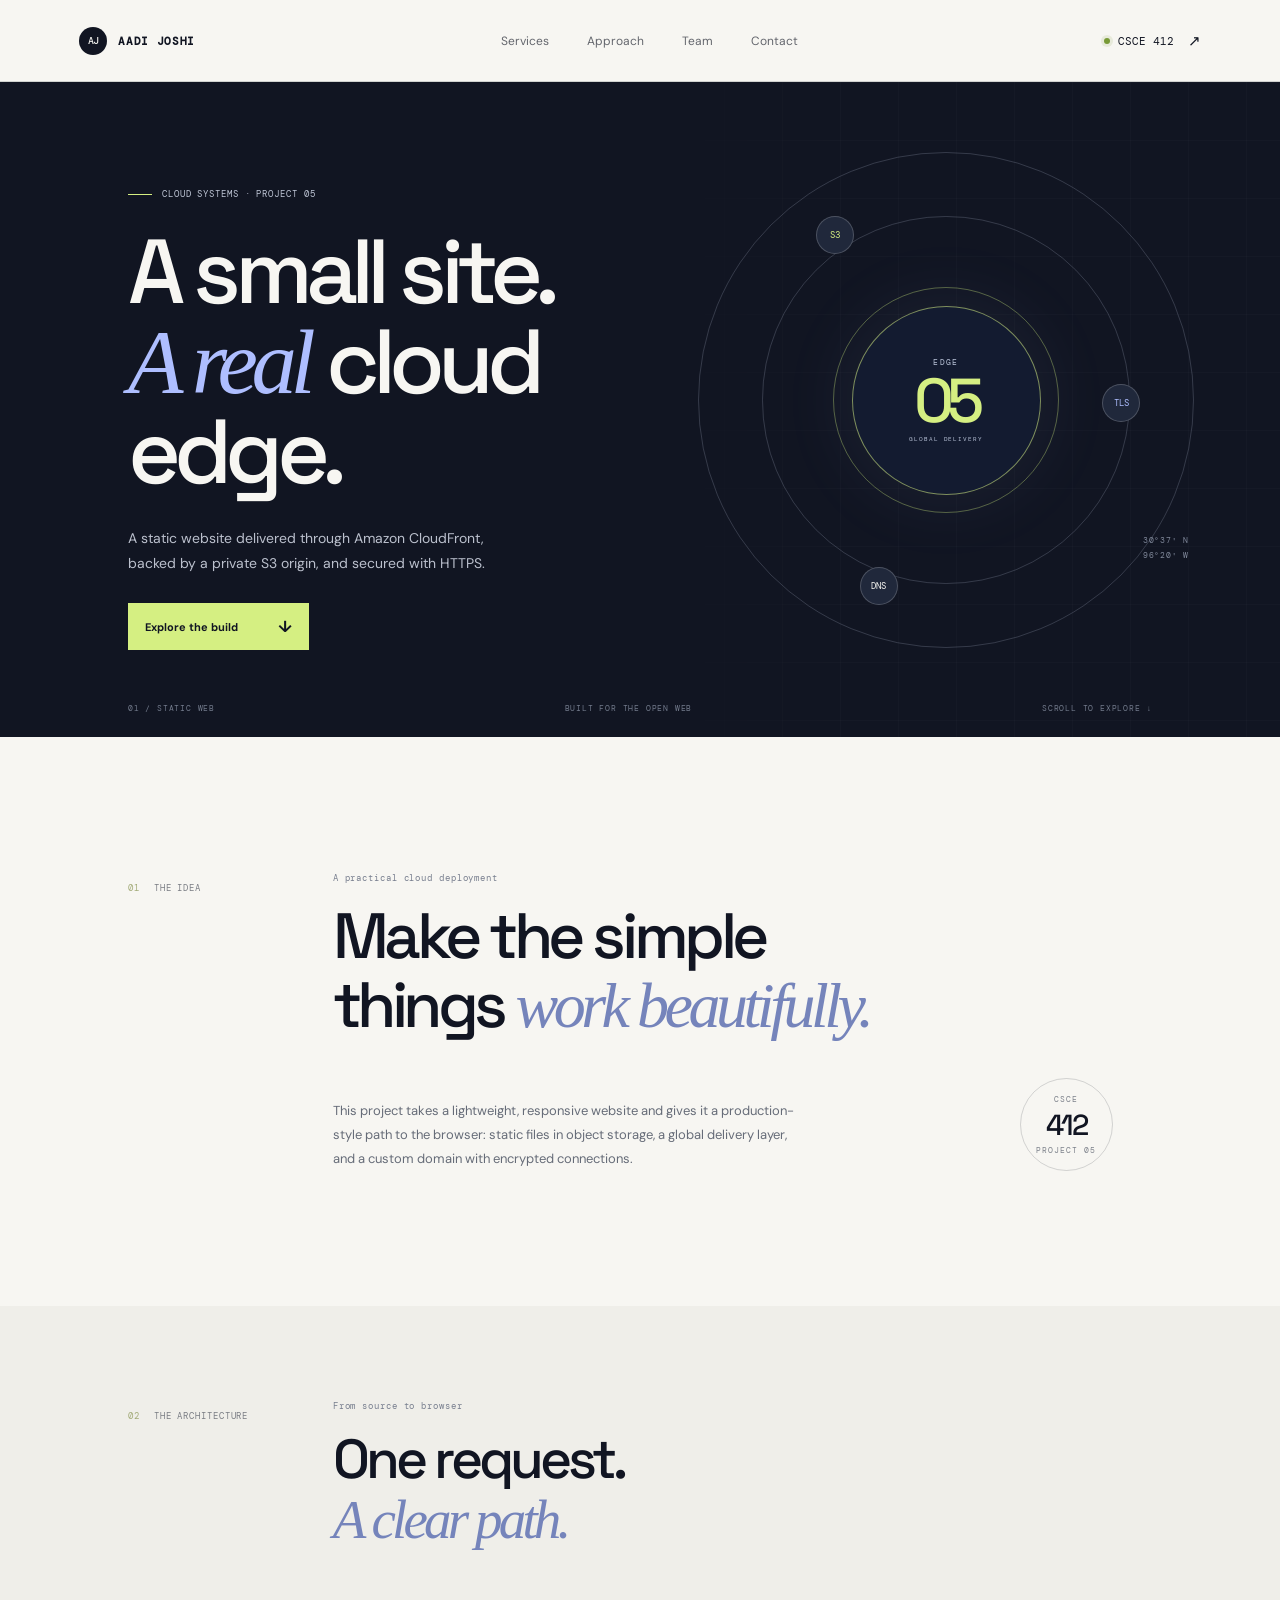
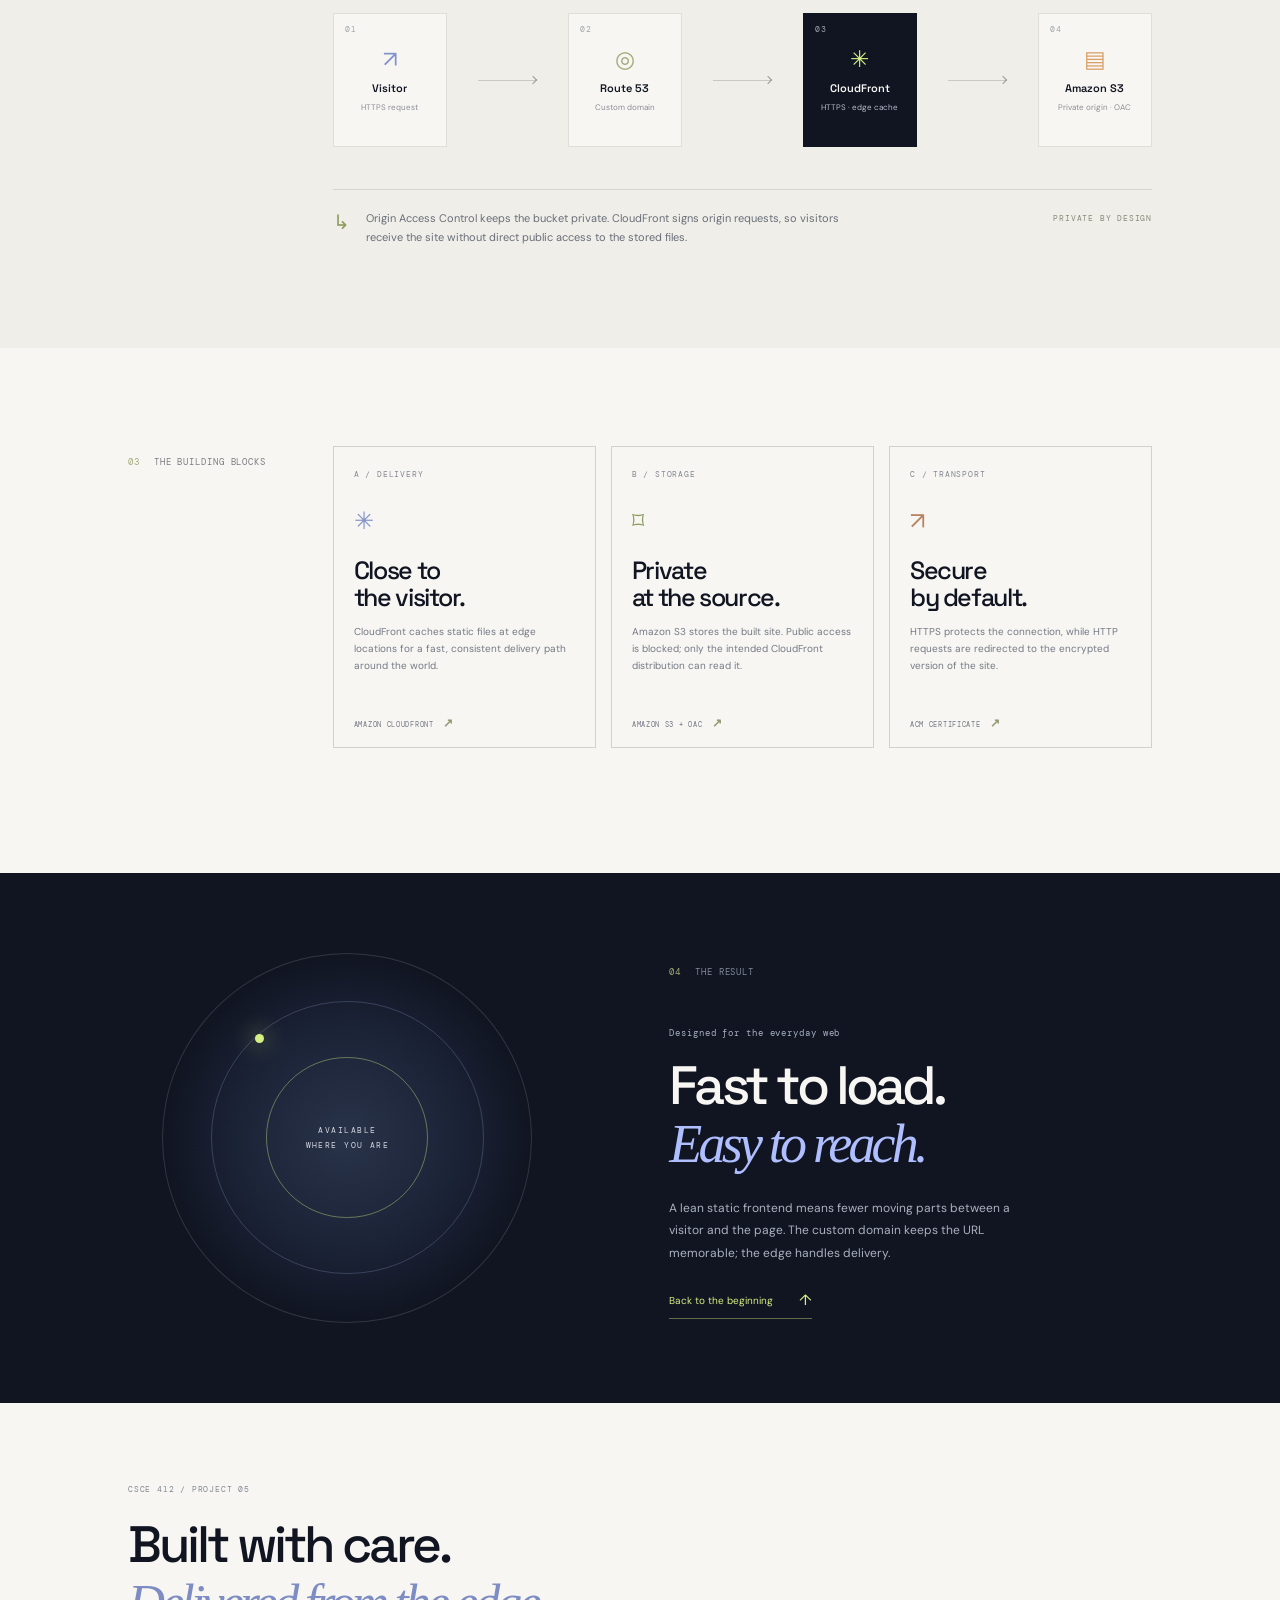
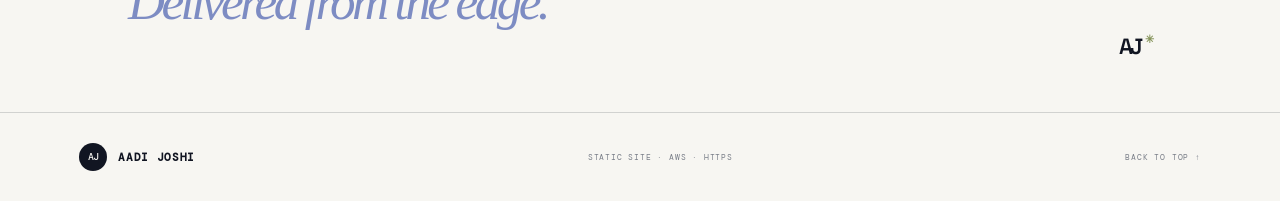
<file: site/index.html>
<!doctype html>
<html lang="en">
<head>
  <meta charset="utf-8">
  <meta name="viewport" content="width=device-width, initial-scale=1">
  <meta name="theme-color" content="#0b1020">
  <meta name="description" content="Aadi Joshi's CSCE 412 Project 5: a static website delivered securely with Amazon S3 and CloudFront.">
  <title>Project 05 — Aadi Joshi</title>
  <link rel="preconnect" href="https://fonts.googleapis.com">
  <link rel="preconnect" href="https://fonts.gstatic.com" crossorigin>
  <link href="https://fonts.googleapis.com/css2?family=DM+Mono:wght@400;500&family=DM+Sans:wght@400;500;600;700&family=Space+Grotesk:wght@400;500;600;700&display=swap" rel="stylesheet">
  <link rel="stylesheet" href="styles.css">
</head>
<body>
  <div class="page-shell">
    <header class="topbar">
      <a class="wordmark" href="#top" aria-label="Aadi Joshi home"><span class="wordmark-mark">AJ</span><span>AADI JOSHI</span></a>
      <nav aria-label="Main navigation">
        <a href="services.html">Services</a>
        <a href="approach.html">Approach</a>
        <a href="team.html">Team</a>
        <a href="contact.html">Contact</a>
      </nav>
      <a class="top-link" href="approach.html"><span class="status-dot"></span> CSCE 412 <span class="arrow">↗</span></a>
    </header>

    <main id="top">
      <section class="hero" aria-labelledby="hero-title">
        <div class="hero-grid"></div>
        <div class="hero-copy">
          <p class="eyebrow"><span class="eyebrow-line"></span> CLOUD SYSTEMS · PROJECT 05</p>
          <h1 id="hero-title">A small site.<br><span class="serif-accent">A real</span> cloud edge.</h1>
          <p class="hero-intro">A static website delivered through Amazon CloudFront, backed by a private S3 origin, and secured with HTTPS.</p>
          <a class="button" href="#overview">Explore the build <span>↓</span></a>
        </div>
        <div class="hero-art" aria-hidden="true">
          <div class="orbit orbit-one"></div><div class="orbit orbit-two"></div>
          <div class="orbit orbit-three"></div>
          <div class="core"><span>EDGE</span><strong>05</strong><small>GLOBAL DELIVERY</small></div>
          <span class="node node-a">S3</span><span class="node node-b">TLS</span><span class="node node-c">DNS</span>
          <span class="art-coordinate">30°37′ N<br>96°20′ W</span>
        </div>
        <div class="hero-foot"><span>01 / STATIC WEB</span><span>BUILT FOR THE OPEN WEB</span><span>SCROLL TO EXPLORE ↓</span></div>
      </section>

      <section id="overview" class="intro-section section-pad">
        <div class="section-label"><span>01</span><span>THE IDEA</span></div>
        <div class="intro-content">
          <p class="kicker">A practical cloud deployment</p>
          <h2>Make the simple<br>things <span class="serif-accent">work beautifully.</span></h2>
          <div class="intro-bottom">
            <p>This project takes a lightweight, responsive website and gives it a production-style path to the browser: static files in object storage, a global delivery layer, and a custom domain with encrypted connections.</p>
            <div class="intro-index"><span>CSCE</span><strong>412</strong><span>PROJECT 05</span></div>
          </div>
        </div>
      </section>

      <section id="architecture" class="architecture-section section-pad">
        <div class="section-label"><span>02</span><span>THE ARCHITECTURE</span></div>
        <div class="architecture-main">
          <div class="architecture-heading"><p class="kicker">From source to browser</p><h2>One request.<br><span class="serif-accent">A clear path.</span></h2></div>
          <div class="flow" aria-label="Request flow: visitor to Route 53 to CloudFront to private S3 bucket">
            <div class="flow-step"><span class="flow-number">01</span><span class="flow-icon visitor-icon">↗</span><strong>Visitor</strong><small>HTTPS request</small></div>
            <span class="flow-connector"><i></i></span>
            <div class="flow-step"><span class="flow-number">02</span><span class="flow-icon dns-icon">◎</span><strong>Route 53</strong><small>Custom domain</small></div>
            <span class="flow-connector"><i></i></span>
            <div class="flow-step featured"><span class="flow-number">03</span><span class="flow-icon cf-icon">✳</span><strong>CloudFront</strong><small>HTTPS · edge cache</small></div>
            <span class="flow-connector"><i></i></span>
            <div class="flow-step"><span class="flow-number">04</span><span class="flow-icon s3-icon">▤</span><strong>Amazon S3</strong><small>Private origin · OAC</small></div>
          </div>
          <div class="architecture-note"><span class="note-mark">↳</span><p>Origin Access Control keeps the bucket private. CloudFront signs origin requests, so visitors receive the site without direct public access to the stored files.</p><span class="note-tag">PRIVATE BY DESIGN</span></div>
        </div>
      </section>

      <section class="principles-section section-pad">
        <div class="section-label"><span>03</span><span>THE BUILDING BLOCKS</span></div>
        <div class="principles-grid">
          <article class="principle"><span class="principle-index">A / DELIVERY</span><div class="principle-symbol symbol-cloud">✳</div><h3>Close to<br>the visitor.</h3><p>CloudFront caches static files at edge locations for a fast, consistent delivery path around the world.</p><span class="principle-foot">AMAZON CLOUDFRONT <b>↗</b></span></article>
          <article class="principle"><span class="principle-index">B / STORAGE</span><div class="principle-symbol symbol-lock">⌑</div><h3>Private<br>at the source.</h3><p>Amazon S3 stores the built site. Public access is blocked; only the intended CloudFront distribution can read it.</p><span class="principle-foot">AMAZON S3 + OAC <b>↗</b></span></article>
          <article class="principle"><span class="principle-index">C / TRANSPORT</span><div class="principle-symbol symbol-tls">↗</div><h3>Secure<br>by default.</h3><p>HTTPS protects the connection, while HTTP requests are redirected to the encrypted version of the site.</p><span class="principle-foot">ACM CERTIFICATE <b>↗</b></span></article>
        </div>
      </section>

      <section id="delivery" class="delivery-section section-pad">
        <div class="delivery-orb" aria-hidden="true"><div class="orb-ring ring-a"></div><div class="orb-ring ring-b"></div><div class="orb-dot"></div><span>AVAILABLE<br>WHERE YOU ARE</span></div>
        <div class="delivery-copy"><div class="section-label"><span>04</span><span>THE RESULT</span></div><p class="kicker">Designed for the everyday web</p><h2>Fast to load.<br><span class="serif-accent">Easy to reach.</span></h2><p class="delivery-text">A lean static frontend means fewer moving parts between a visitor and the page. The custom domain keeps the URL memorable; the edge handles delivery.</p><a class="text-link" href="#top">Back to the beginning <span>↑</span></a></div>
      </section>

      <section class="endnote section-pad"><span class="endnote-label">CSCE 412 / PROJECT 05</span><p>Built with care.<br><span class="serif-accent">Delivered from the edge.</span></p><span class="endnote-mark">AJ<span>✳</span></span></section>
    </main>

    <footer class="footer"><a class="wordmark" href="#top"><span class="wordmark-mark">AJ</span><span>AADI JOSHI</span></a><span>STATIC SITE · AWS · HTTPS</span><a href="#top">BACK TO TOP ↑</a></footer>
  </div>
  <script src="script.js"></script>
</body>
</html>
</file>
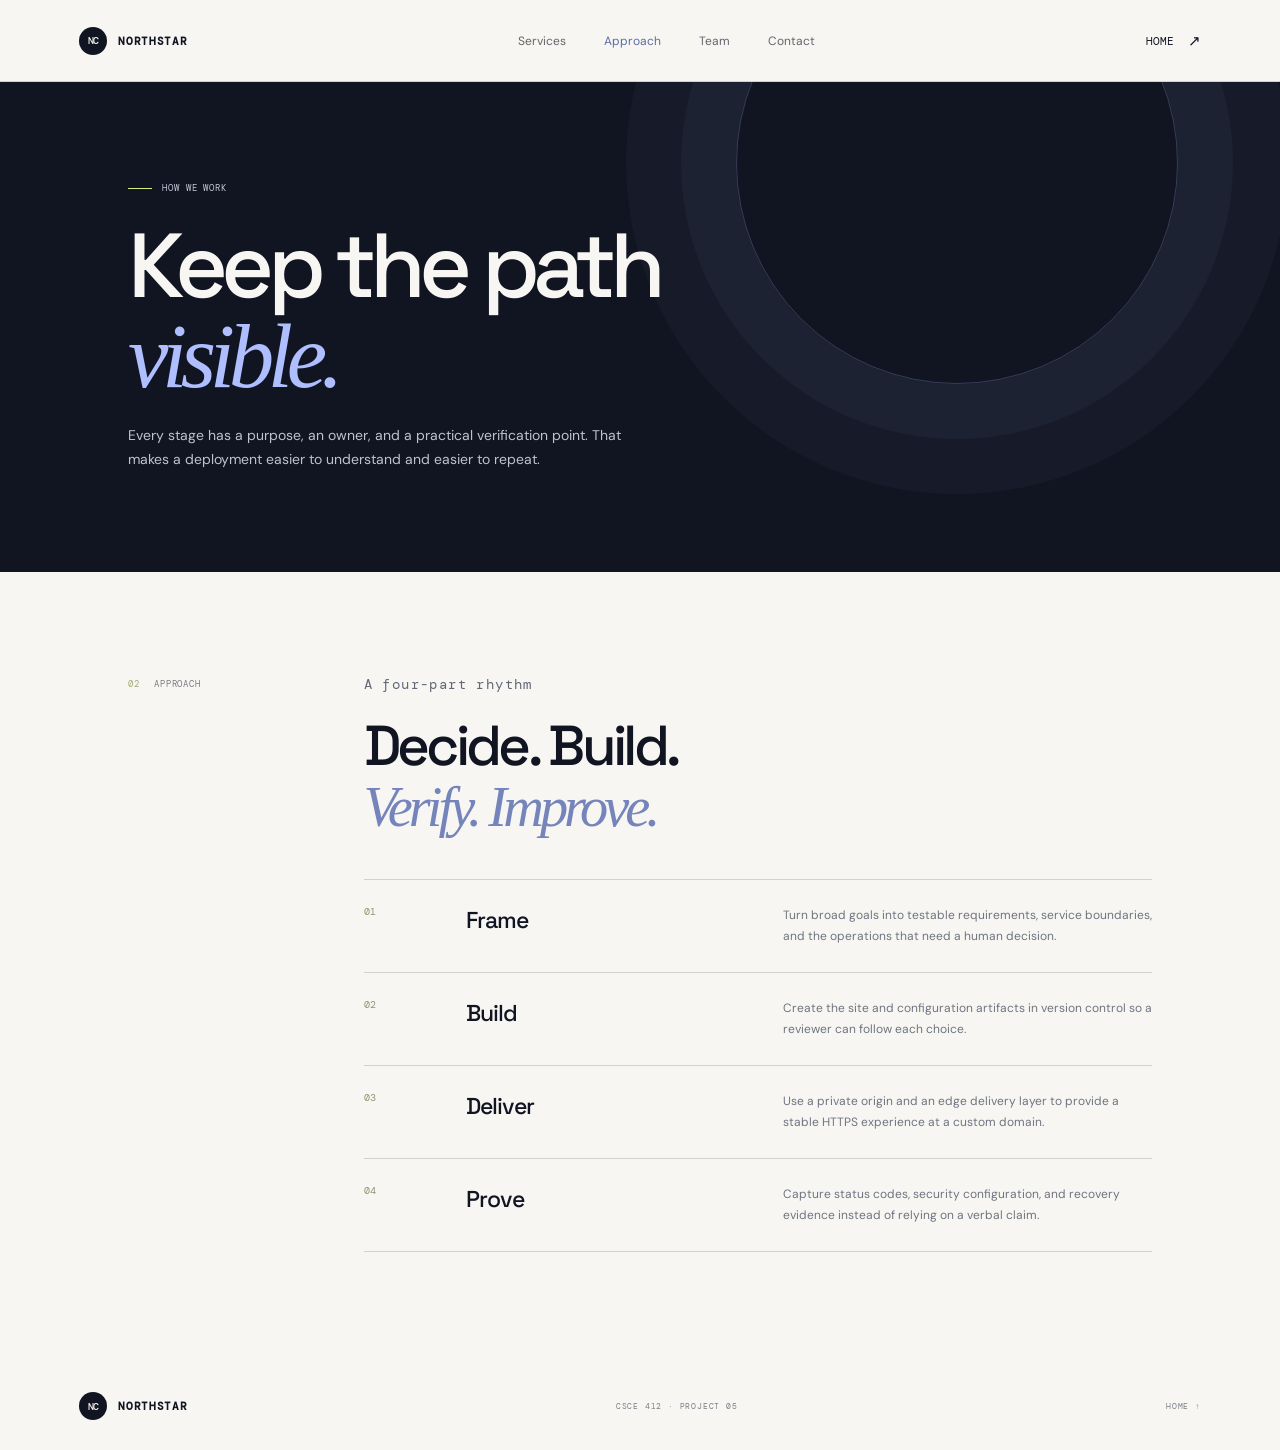
<file: site/approach.html>
<!doctype html><html lang="en"><head><meta charset="utf-8"><meta name="viewport" content="width=device-width,initial-scale=1"><meta name="description" content="Northstar Cloud Collective approach."><title>Approach | Northstar</title><link rel="preconnect" href="https://fonts.googleapis.com"><link rel="preconnect" href="https://fonts.gstatic.com" crossorigin><link href="https://fonts.googleapis.com/css2?family=DM+Mono:wght@400;500&family=DM+Sans:wght@400;500;600;700&family=Space+Grotesk:wght@400;500;600;700&display=swap" rel="stylesheet"><link rel="stylesheet" href="styles.css"></head><body><div class="page-shell"><header class="topbar"><a class="wordmark" href="index.html"><span class="wordmark-mark">NC</span><span>NORTHSTAR</span></a><nav><a href="services.html">Services</a><a class="active-nav" href="approach.html">Approach</a><a href="team.html">Team</a><a href="contact.html">Contact</a></nav><a class="top-link" href="index.html">HOME <span class="arrow">↗</span></a></header><main><section class="page-hero"><p class="eyebrow"><span class="eyebrow-line"></span> HOW WE WORK</p><h1>Keep the path<br><span class="serif-accent">visible.</span></h1><p>Every stage has a purpose, an owner, and a practical verification point. That makes a deployment easier to understand and easier to repeat.</p></section><section class="content-grid section-pad"><div class="section-label"><span>02</span><span>APPROACH</span></div><div class="content-copy"><p class="kicker">A four-part rhythm</p><h2>Decide. Build.<br><span class="serif-accent">Verify. Improve.</span></h2><div class="steps"><article class="step"><span class="step-number">01</span><h3>Frame</h3><p>Turn broad goals into testable requirements, service boundaries, and the operations that need a human decision.</p></article><article class="step"><span class="step-number">02</span><h3>Build</h3><p>Create the site and configuration artifacts in version control so a reviewer can follow each choice.</p></article><article class="step"><span class="step-number">03</span><h3>Deliver</h3><p>Use a private origin and an edge delivery layer to provide a stable HTTPS experience at a custom domain.</p></article><article class="step"><span class="step-number">04</span><h3>Prove</h3><p>Capture status codes, security configuration, and recovery evidence instead of relying on a verbal claim.</p></article></div></div></section></main><footer class="footer"><a class="wordmark" href="index.html"><span class="wordmark-mark">NC</span><span>NORTHSTAR</span></a><span>CSCE 412 · PROJECT 05</span><a href="index.html">HOME ↑</a></footer></div><script src="script.js"></script></body></html>
</file>
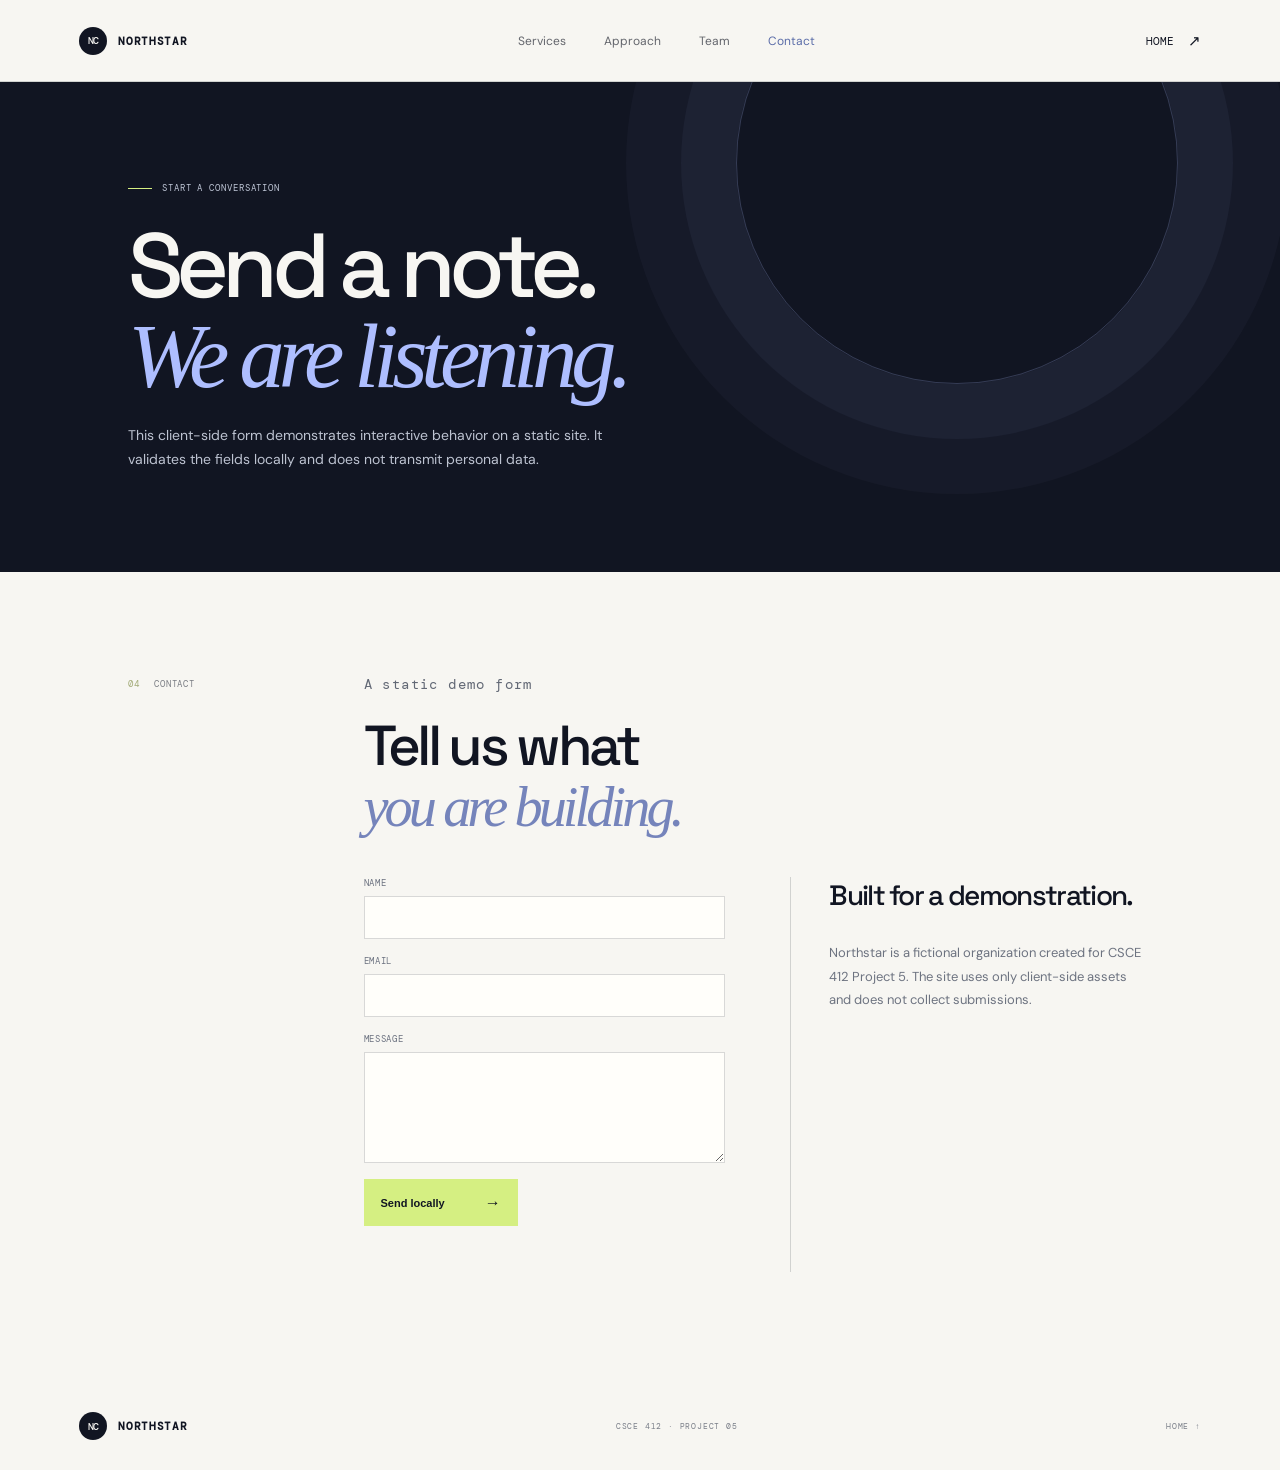
<file: site/contact.html>
<!doctype html><html lang="en"><head><meta charset="utf-8"><meta name="viewport" content="width=device-width,initial-scale=1"><meta name="description" content="Contact Northstar Cloud Collective."><title>Contact | Northstar</title><link rel="preconnect" href="https://fonts.googleapis.com"><link rel="preconnect" href="https://fonts.gstatic.com" crossorigin><link href="https://fonts.googleapis.com/css2?family=DM+Mono:wght@400;500&family=DM+Sans:wght@400;500;600;700&family=Space+Grotesk:wght@400;500;600;700&display=swap" rel="stylesheet"><link rel="stylesheet" href="styles.css"></head><body><div class="page-shell"><header class="topbar"><a class="wordmark" href="index.html"><span class="wordmark-mark">NC</span><span>NORTHSTAR</span></a><nav><a href="services.html">Services</a><a href="approach.html">Approach</a><a href="team.html">Team</a><a class="active-nav" href="contact.html">Contact</a></nav><a class="top-link" href="index.html">HOME <span class="arrow">↗</span></a></header><main><section class="page-hero"><p class="eyebrow"><span class="eyebrow-line"></span> START A CONVERSATION</p><h1>Send a note.<br><span class="serif-accent">We are listening.</span></h1><p>This client-side form demonstrates interactive behavior on a static site. It validates the fields locally and does not transmit personal data.</p></section><section class="content-grid section-pad"><div class="section-label"><span>04</span><span>CONTACT</span></div><div class="content-copy"><p class="kicker">A static demo form</p><h2>Tell us what<br><span class="serif-accent">you are building.</span></h2><div class="contact-layout"><form class="contact-form" data-contact-form novalidate><label>NAME<input name="name" required autocomplete="name"></label><label>EMAIL<input name="email" type="email" required autocomplete="email"></label><label>MESSAGE<textarea name="message" rows="5" required></textarea></label><button class="button" type="submit">Send locally <span>→</span></button><p class="form-message" aria-live="polite"></p></form><aside class="contact-aside"><h3>Built for a demonstration.</h3><p>Northstar is a fictional organization created for CSCE 412 Project 5. The site uses only client-side assets and does not collect submissions.</p></aside></div></div></section></main><footer class="footer"><a class="wordmark" href="index.html"><span class="wordmark-mark">NC</span><span>NORTHSTAR</span></a><span>CSCE 412 · PROJECT 05</span><a href="index.html">HOME ↑</a></footer></div><script src="script.js"></script></body></html>
</file>
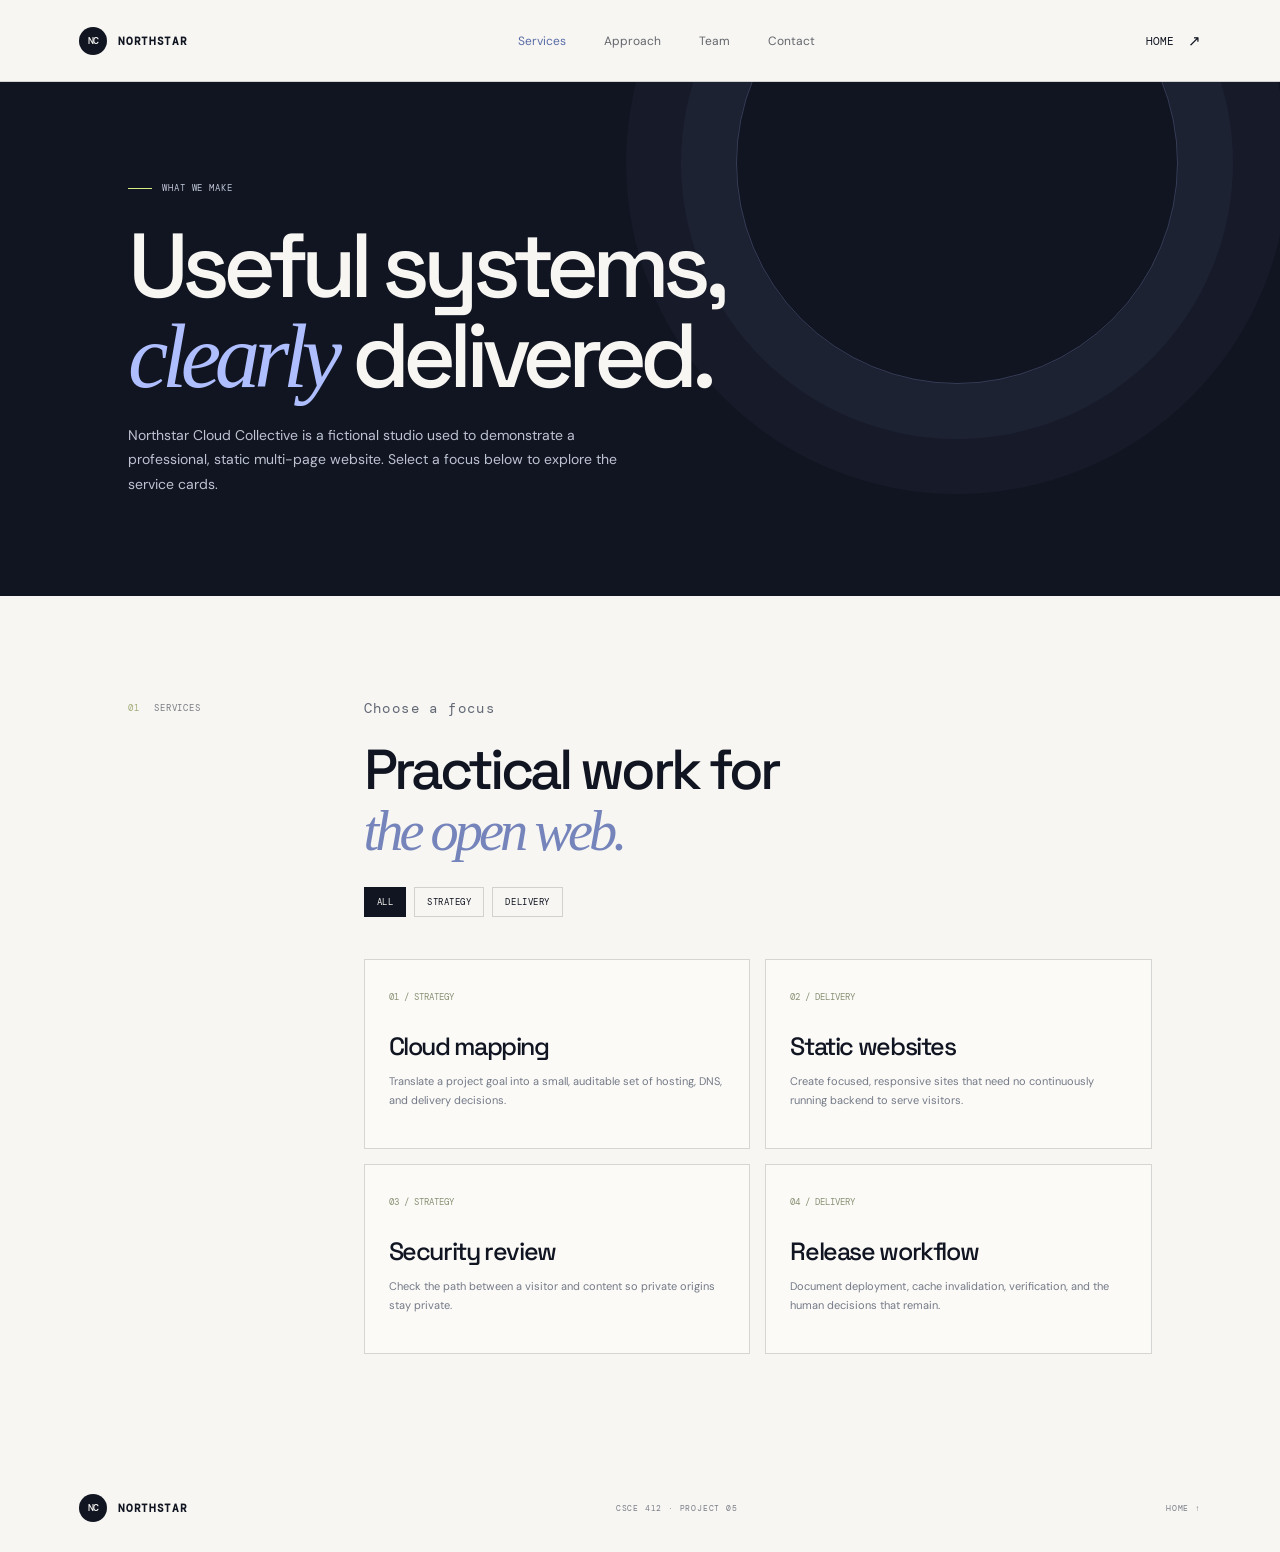
<file: site/services.html>
<!doctype html><html lang="en"><head><meta charset="utf-8"><meta name="viewport" content="width=device-width,initial-scale=1"><meta name="description" content="Services from Northstar Cloud Collective."><title>Services | Northstar</title><link rel="preconnect" href="https://fonts.googleapis.com"><link rel="preconnect" href="https://fonts.gstatic.com" crossorigin><link href="https://fonts.googleapis.com/css2?family=DM+Mono:wght@400;500&family=DM+Sans:wght@400;500;600;700&family=Space+Grotesk:wght@400;500;600;700&display=swap" rel="stylesheet"><link rel="stylesheet" href="styles.css"></head><body><div class="page-shell"><header class="topbar"><a class="wordmark" href="index.html"><span class="wordmark-mark">NC</span><span>NORTHSTAR</span></a><nav><a class="active-nav" href="services.html">Services</a><a href="approach.html">Approach</a><a href="team.html">Team</a><a href="contact.html">Contact</a></nav><a class="top-link" href="index.html">HOME <span class="arrow">↗</span></a></header><main><section class="page-hero"><p class="eyebrow"><span class="eyebrow-line"></span> WHAT WE MAKE</p><h1>Useful systems,<br><span class="serif-accent">clearly</span> delivered.</h1><p>Northstar Cloud Collective is a fictional studio used to demonstrate a professional, static multi-page website. Select a focus below to explore the service cards.</p></section><section class="content-grid section-pad"><div class="section-label"><span>01</span><span>SERVICES</span></div><div class="content-copy"><p class="kicker">Choose a focus</p><h2>Practical work for<br><span class="serif-accent">the open web.</span></h2><div class="filter-bar" aria-label="Filter services"><button class="filter-button" data-filter="all" aria-pressed="true">ALL</button><button class="filter-button" data-filter="strategy" aria-pressed="false">STRATEGY</button><button class="filter-button" data-filter="delivery" aria-pressed="false">DELIVERY</button></div><div class="service-list"><article class="service-card" data-category="strategy"><span>01 / STRATEGY</span><h3>Cloud mapping</h3><p>Translate a project goal into a small, auditable set of hosting, DNS, and delivery decisions.</p></article><article class="service-card" data-category="delivery"><span>02 / DELIVERY</span><h3>Static websites</h3><p>Create focused, responsive sites that need no continuously running backend to serve visitors.</p></article><article class="service-card" data-category="strategy"><span>03 / STRATEGY</span><h3>Security review</h3><p>Check the path between a visitor and content so private origins stay private.</p></article><article class="service-card" data-category="delivery"><span>04 / DELIVERY</span><h3>Release workflow</h3><p>Document deployment, cache invalidation, verification, and the human decisions that remain.</p></article></div></div></section></main><footer class="footer"><a class="wordmark" href="index.html"><span class="wordmark-mark">NC</span><span>NORTHSTAR</span></a><span>CSCE 412 · PROJECT 05</span><a href="index.html">HOME ↑</a></footer></div><script src="script.js"></script></body></html>
</file>
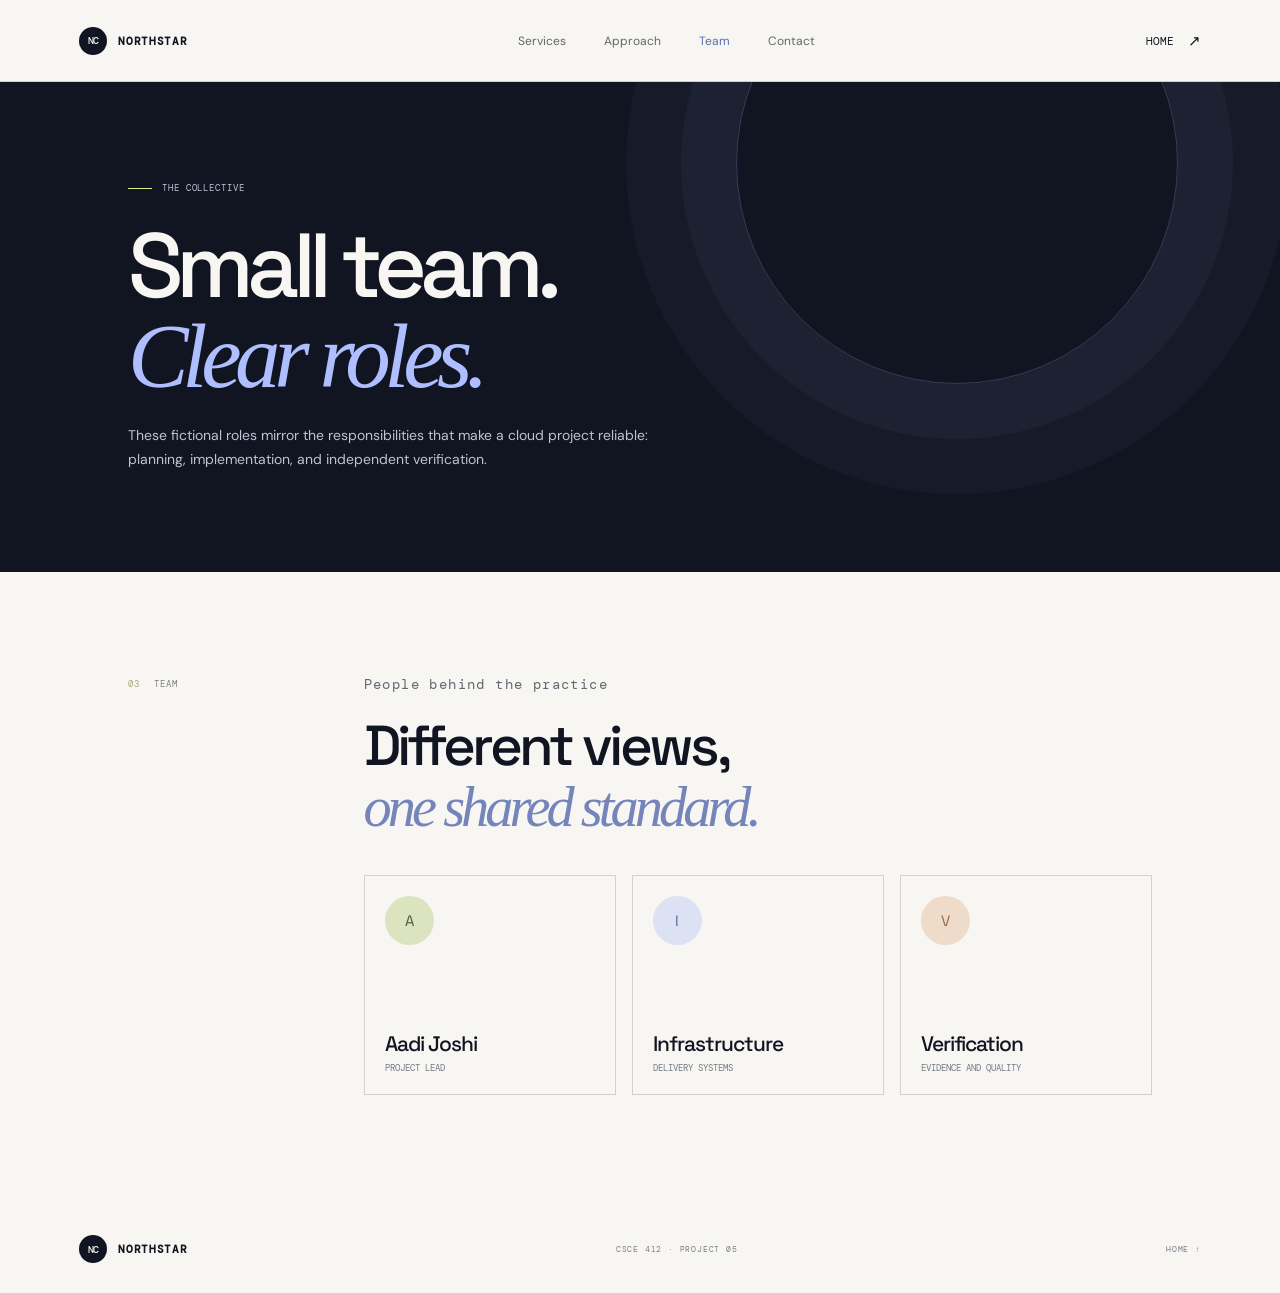
<file: site/team.html>
<!doctype html><html lang="en"><head><meta charset="utf-8"><meta name="viewport" content="width=device-width,initial-scale=1"><meta name="description" content="Northstar Cloud Collective team."><title>Team | Northstar</title><link rel="preconnect" href="https://fonts.googleapis.com"><link rel="preconnect" href="https://fonts.gstatic.com" crossorigin><link href="https://fonts.googleapis.com/css2?family=DM+Mono:wght@400;500&family=DM+Sans:wght@400;500;600;700&family=Space+Grotesk:wght@400;500;600;700&display=swap" rel="stylesheet"><link rel="stylesheet" href="styles.css"></head><body><div class="page-shell"><header class="topbar"><a class="wordmark" href="index.html"><span class="wordmark-mark">NC</span><span>NORTHSTAR</span></a><nav><a href="services.html">Services</a><a href="approach.html">Approach</a><a class="active-nav" href="team.html">Team</a><a href="contact.html">Contact</a></nav><a class="top-link" href="index.html">HOME <span class="arrow">↗</span></a></header><main><section class="page-hero"><p class="eyebrow"><span class="eyebrow-line"></span> THE COLLECTIVE</p><h1>Small team.<br><span class="serif-accent">Clear roles.</span></h1><p>These fictional roles mirror the responsibilities that make a cloud project reliable: planning, implementation, and independent verification.</p></section><section class="content-grid section-pad"><div class="section-label"><span>03</span><span>TEAM</span></div><div class="content-copy"><p class="kicker">People behind the practice</p><h2>Different views,<br><span class="serif-accent">one shared standard.</span></h2><div class="team-grid"><article class="person"><div class="person-mark">A</div><h3>Aadi Joshi</h3><p>PROJECT LEAD</p></article><article class="person"><div class="person-mark">I</div><h3>Infrastructure</h3><p>DELIVERY SYSTEMS</p></article><article class="person"><div class="person-mark">V</div><h3>Verification</h3><p>EVIDENCE AND QUALITY</p></article></div></div></section></main><footer class="footer"><a class="wordmark" href="index.html"><span class="wordmark-mark">NC</span><span>NORTHSTAR</span></a><span>CSCE 412 · PROJECT 05</span><a href="index.html">HOME ↑</a></footer></div><script src="script.js"></script></body></html>
</file>
<file: site/styles.css>
:root{--ink:#111522;--muted:#747987;--paper:#f7f6f2;--blue:#aebeff;--lime:#d5ef82;--line:rgba(17,21,34,.16);--display:"Space Grotesk",sans-serif;--body:"DM Sans",sans-serif;--mono:"DM Mono",monospace}*{box-sizing:border-box}html{scroll-behavior:smooth}body{margin:0;background:var(--paper);color:var(--ink);font-family:var(--body);-webkit-font-smoothing:antialiased}.page-shell{max-width:1600px;margin:auto;overflow:hidden}.topbar{height:82px;padding:0 6.2%;display:flex;align-items:center;justify-content:space-between;border-bottom:1px solid var(--line);position:relative;z-index:4}.wordmark{display:flex;align-items:center;gap:11px;text-decoration:none;color:var(--ink);font:600 11px var(--mono);letter-spacing:.06em}.wordmark-mark{width:28px;height:28px;border-radius:50%;display:grid;place-items:center;background:var(--ink);color:var(--paper);font:500 10px var(--mono);letter-spacing:-.07em}.topbar nav{display:flex;gap:38px}.topbar nav a,.top-link{color:var(--ink);text-decoration:none;font-size:12px}.topbar nav a{opacity:.64;transition:opacity .2s}.topbar nav a:hover{opacity:1}.top-link{display:flex;gap:8px;align-items:center;font:11px var(--mono)}.status-dot{width:6px;height:6px;border-radius:50%;background:#789a36;box-shadow:0 0 0 3px #789a3620}.arrow{font-size:15px;margin-left:6px}.hero{position:relative;min-height:655px;padding:106px 10% 55px;background:var(--ink);color:var(--paper);overflow:hidden}.hero-grid{position:absolute;inset:0 0 0 52%;opacity:.16;background-image:linear-gradient(rgba(255,255,255,.12) 1px,transparent 1px),linear-gradient(90deg,rgba(255,255,255,.12) 1px,transparent 1px);background-size:58px 58px;mask-image:linear-gradient(90deg,transparent,#000 30%)}.hero-copy{position:relative;z-index:2;max-width:565px}.eyebrow,.kicker,.section-label,.hero-foot,.art-coordinate,.principle-index,.principle-foot,.note-tag,.flow-number,.endnote-label,.footer>span,.footer>a:last-child{font-family:var(--mono);font-size:9px;letter-spacing:.1em}.eyebrow{color:#bfc6d6;display:flex;align-items:center;gap:10px;margin:0 0 28px}.eyebrow-line{width:24px;height:1px;background:var(--lime)}h1,h2,h3,p{margin-top:0}h1{font:500 clamp(56px,7.1vw,99px)/.99 var(--display);letter-spacing:-.075em;margin-bottom:28px}.serif-accent{font-family:Georgia,serif;font-weight:400;font-style:italic;letter-spacing:-.07em}.hero h1 .serif-accent{color:var(--blue)}.hero-intro{max-width:390px;color:#bbc0cd;font-size:14px;line-height:1.8;margin-bottom:27px}.button{height:47px;padding:0 17px;display:inline-flex;align-items:center;gap:40px;background:var(--lime);color:var(--ink);text-decoration:none;font-size:11px;font-weight:700;transition:transform .2s}.button:hover{transform:translateY(-2px)}.button span{font-size:16px}.hero-art{position:absolute;width:min(44vw,540px);height:min(44vw,540px);right:5%;top:48px;border-radius:50%;display:grid;place-items:center}.orbit{position:absolute;border:1px solid rgba(190,199,222,.21);border-radius:50%}.orbit-one{inset:4%}.orbit-two{inset:16%}.orbit-three{inset:29%;border-color:rgba(213,239,130,.35)}.core{width:35%;height:35%;border:1px solid rgba(213,239,130,.55);border-radius:50%;background:#131b30;box-shadow:0 0 80px #aebeff16;display:flex;flex-direction:column;align-items:center;justify-content:center;gap:6px}.core span,.core small{font:8px var(--mono);letter-spacing:.16em;color:#bac4d9}.core strong{font:500 62px/.9 var(--display);letter-spacing:-.1em;color:var(--lime)}.core small{font-size:6px}.node{position:absolute;width:38px;height:38px;border-radius:50%;display:grid;place-items:center;background:#20283b;border:1px solid #ffffff32;color:var(--paper);font:9px var(--mono)}.node-a{top:16%;left:26%;color:var(--lime)}.node-b{right:14%;top:47%;color:var(--blue)}.node-c{bottom:12%;left:34%}.art-coordinate{position:absolute;right:5%;bottom:20%;font-size:8px;line-height:1.8;color:#81899b}.hero-foot{position:absolute;left:10%;right:10%;bottom:24px;display:flex;justify-content:space-between;color:#737b8c;font-size:8px}.section-pad{padding-left:10%;padding-right:10%}.intro-section{display:grid;grid-template-columns:20% 1fr;padding-top:135px;padding-bottom:135px}.section-label{display:flex;gap:14px;color:#7a7d84;padding-top:10px}.section-label span:first-child{color:#a2aa77}.intro-content{max-width:780px}.kicker{color:#777e8e;margin-bottom:18px}.intro-content h2,.architecture-heading h2,.delivery-copy h2{font:500 clamp(42px,5vw,68px)/1.08 var(--display);letter-spacing:-.07em;margin:0}.intro-content h2 .serif-accent,.architecture-heading h2 .serif-accent,.delivery-copy h2 .serif-accent{color:#7584bb}.intro-bottom{margin-top:38px;display:flex;justify-content:space-between;align-items:end;gap:55px}.intro-bottom>p{max-width:470px;color:#666c78;font-size:13px;line-height:1.85;margin:0}.intro-index{width:93px;height:93px;flex:none;border:1px solid var(--line);border-radius:50%;display:flex;flex-direction:column;align-items:center;justify-content:center;color:#7c818a;font:8px var(--mono);letter-spacing:.12em}.intro-index strong{font:500 29px var(--display);letter-spacing:-.08em;color:var(--ink);margin:2px}.architecture-section{background:#efeee9;padding-top:94px;padding-bottom:100px;display:grid;grid-template-columns:20% 1fr}.architecture-main{min-width:0}.architecture-heading{margin-bottom:64px}.architecture-heading h2{font-size:55px}.flow{display:flex;align-items:center;justify-content:space-between}.flow-step{width:114px;height:134px;position:relative;display:flex;flex-direction:column;align-items:center;justify-content:center;gap:7px;background:#f7f6f2;border:1px solid #dfded8}.flow-step.featured{background:var(--ink);color:var(--paper);border-color:var(--ink)}.flow-number{position:absolute;top:10px;left:11px;color:#a2a6aa;font-size:8px}.flow-icon{font-size:23px;line-height:1;height:26px}.visitor-icon{color:#8292ce}.dns-icon{color:#a2aa77}.cf-icon{color:var(--lime)}.s3-icon{color:#da9f68}.flow-step strong{font:600 11px var(--display)}.flow-step small{font-size:8px;color:#8b8e94}.featured small{color:#b9becc}.flow-connector{flex:1;min-width:12px;max-width:58px;height:1px;background:#c9c8c2;position:relative}.flow-connector i{display:block;position:absolute;right:0;top:-3px;width:6px;height:6px;border-top:1px solid #999;border-right:1px solid #999;transform:rotate(45deg)}.architecture-note{border-top:1px solid #d6d5ce;margin-top:42px;padding-top:19px;display:flex;align-items:flex-start;gap:16px}.note-mark{font:20px var(--display);color:#8d9d5e}.architecture-note p{font-size:11px;line-height:1.75;color:#686d77;max-width:490px;margin:0}.note-tag{margin-left:auto;color:#868c78;font-size:8px;white-space:nowrap;padding-top:4px}.principles-section{padding-top:98px;padding-bottom:125px;display:grid;grid-template-columns:20% 1fr}.principles-grid{display:grid;grid-template-columns:repeat(3,1fr);gap:15px}.principle{min-height:302px;padding:22px 20px 16px;border:1px solid var(--line);display:flex;flex-direction:column;align-items:flex-start}.principle-index{color:#848894;font-size:8px}.principle-symbol{margin:26px 0 21px;font-size:24px}.symbol-cloud{color:#8392c7}.symbol-lock{color:#8d9d5e}.symbol-tls{color:#b88363}.principle h3{font:500 25px/1.08 var(--display);letter-spacing:-.055em;margin-bottom:12px}.principle p{font-size:10px;line-height:1.7;color:#747985;margin:0 0 23px}.principle-foot{font-size:7px;color:#727783;margin-top:auto}.principle-foot b{font-size:12px;color:#929b73;margin-left:5px}.delivery-section{min-height:530px;background:var(--ink);color:var(--paper);display:grid;grid-template-columns:1fr 1.1fr;align-items:center;gap:10%;padding-top:70px;padding-bottom:70px}.delivery-orb{width:min(34vw,370px);height:min(34vw,370px);border:1px solid #ffffff23;border-radius:50%;position:relative;display:grid;place-items:center;justify-self:center;background:radial-gradient(circle,#293349 0,#1b2337 42%,#111522 70%)}.orb-ring{position:absolute;border:1px solid #aebeff39;border-radius:50%}.ring-a{inset:13%}.ring-b{inset:28%;border-color:#d5ef8266}.orb-dot{width:9px;height:9px;background:var(--lime);border-radius:50%;box-shadow:0 0 22px var(--lime);position:absolute;left:25%;top:22%}.delivery-orb span{font:8px/1.8 var(--mono);letter-spacing:.18em;text-align:center;color:#d2d6df}.delivery-copy .section-label{margin-bottom:49px;color:#818999}.delivery-copy .kicker{color:#a7b0c3}.delivery-copy h2{font-size:54px}.delivery-copy h2 .serif-accent{color:var(--blue)}.delivery-text{max-width:365px;color:#abb1bf;font-size:12px;line-height:1.85;margin:24px 0}.text-link{display:inline-flex;gap:26px;align-items:center;color:var(--lime);text-decoration:none;font-size:10px;border-bottom:1px solid #d5ef8266;padding-bottom:8px}.text-link span{font-size:15px}.endnote{min-height:310px;position:relative;display:flex;flex-direction:column;justify-content:center;border-bottom:1px solid var(--line)}.endnote-label{color:#838893;font-size:8px}.endnote p{font:500 clamp(31px,4vw,53px)/1.1 var(--display);letter-spacing:-.06em;margin:23px 0 0}.endnote p .serif-accent{color:#7d8cc3}.endnote-mark{position:absolute;right:10%;bottom:52px;font:600 22px var(--display);letter-spacing:-.1em}.endnote-mark span{font-size:11px;color:#87955c;vertical-align:top;margin-left:4px}.footer{height:88px;padding:0 6.2%;display:flex;align-items:center;justify-content:space-between}.footer>span,.footer>a:last-child{font-size:8px;color:#797e88;text-decoration:none}.reveal{opacity:0;transform:translateY(14px);transition:opacity .7s ease,transform .7s ease}.reveal.is-visible{opacity:1;transform:none}@media(max-width:850px){.hero{min-height:630px;padding-left:7%;padding-right:7%}.hero-art{width:430px;height:430px;right:-90px;top:130px;opacity:.76}.hero-copy{max-width:490px}.hero-copy:after{content:"";position:absolute;z-index:-1;inset:-20px -80px -20px -30px;background:linear-gradient(90deg,var(--ink) 70%,transparent)}.hero-foot{left:7%;right:7%}.section-pad{padding-left:7%;padding-right:7%}.intro-section,.architecture-section,.principles-section{grid-template-columns:15% 1fr}.flow-step{width:100px}.flow-connector{max-width:35px}.principle{padding:17px 14px}.delivery-section{gap:5%}.delivery-copy h2{font-size:47px}}@media(max-width:620px){.topbar{height:68px;padding:0 6%}.topbar nav{gap:16px}.topbar nav a{font-size:10px}.top-link{display:none}.wordmark{font-size:9px}.hero{min-height:630px;padding:95px 7% 65px}.hero-art{width:340px;height:340px;right:-105px;top:280px;opacity:.65}.hero-copy:after{inset:-20px -15px -12px -15px;background:linear-gradient(90deg,var(--ink) 60%,transparent)}.hero h1{font-size:60px}.hero-intro{max-width:330px;font-size:12px}.hero-foot{left:7%;right:7%;font-size:7px}.hero-foot span:nth-child(2){display:none}.section-pad{padding-left:7%;padding-right:7%}.intro-section{display:block;padding-top:85px;padding-bottom:88px}.intro-section>.section-label,.architecture-section>.section-label,.principles-section>.section-label{margin-bottom:32px}.intro-content h2{font-size:48px}.intro-bottom{margin-top:27px;gap:20px}.intro-bottom>p{font-size:11px}.intro-index{width:70px;height:70px;font-size:6px}.intro-index strong{font-size:22px}.architecture-section{display:block;padding-top:75px;padding-bottom:75px}.architecture-heading{margin-bottom:40px}.architecture-heading h2{font-size:46px}.flow{display:grid;grid-template-columns:1fr 1fr;gap:12px}.flow-step{width:100%;height:122px}.flow-connector{display:none}.architecture-note{margin-top:30px;gap:11px}.architecture-note p{font-size:10px}.note-tag{display:none}.principles-section{display:block;padding-top:76px;padding-bottom:80px}.principles-grid{grid-template-columns:1fr;gap:10px}.principle{min-height:230px;padding:19px}.principle-symbol{margin:17px 0 13px}.principle h3 br{display:none}.principle h3{font-size:23px}.principle p{max-width:320px}.delivery-section{grid-template-columns:1fr;padding-top:75px;padding-bottom:78px;gap:43px}.delivery-orb{width:245px;height:245px;grid-row:2}.delivery-copy .section-label{margin-bottom:35px}.delivery-copy h2{font-size:46px}.delivery-text{font-size:11px}.endnote{min-height:245px}.endnote p{font-size:35px}.endnote-mark{right:7%;bottom:39px}.footer{height:75px;padding:0 6%;}.footer>span{display:none}}@media(prefers-reduced-motion:reduce){html{scroll-behavior:auto}*,*::before,*::after{transition:none!important;animation:none!important}}
.page-hero{padding:100px 10% 86px;background:#111522;color:#f7f6f2;position:relative;overflow:hidden}.page-hero:after{content:"";position:absolute;width:440px;height:440px;right:8%;top:-140px;border:1px solid #aebeff3b;border-radius:50%;box-shadow:0 0 0 55px #aebeff0c,0 0 0 110px #aebeff08}.page-hero>*{position:relative;z-index:1}.page-hero h1{max-width:720px;margin-bottom:21px}.page-hero h1 .serif-accent{color:#aebeff}.page-hero p:last-child{max-width:525px;color:#bdc3d1;font-size:14px;line-height:1.75}.content-grid{display:grid;grid-template-columns:20% 1fr;gap:3%;padding-top:100px;padding-bottom:110px}.content-grid .section-label{padding-top:6px}.content-copy{max-width:820px}.content-copy h2{font:500 clamp(34px,4.4vw,58px)/1.08 var(--display);letter-spacing:-.065em;margin:0 0 25px}.content-copy h2 .serif-accent{color:#7584bb}.content-copy>p{max-width:630px;font-size:14px;line-height:1.85;color:#626875}.service-list{display:grid;grid-template-columns:repeat(2,1fr);gap:15px;margin-top:42px}.service-card{padding:24px;border:1px solid var(--line);min-height:190px;background:#fbfaf7}.service-card span{font:9px var(--mono);color:#899174}.service-card h3{font:500 25px var(--display);letter-spacing:-.055em;margin:25px 0 10px}.service-card p{font-size:11px;line-height:1.7;color:#737986}.filter-bar{margin:0 0 30px;display:flex;gap:8px;flex-wrap:wrap}.filter-button{border:1px solid var(--line);background:transparent;color:var(--ink);padding:8px 12px;font:9px var(--mono);letter-spacing:.06em;cursor:pointer}.filter-button[aria-pressed="true"]{background:var(--ink);color:var(--paper)}.service-card.is-hidden{display:none}.steps{margin-top:42px;border-top:1px solid var(--line)}.step{display:grid;grid-template-columns:80px 1fr 1.25fr;gap:22px;padding:25px 0;border-bottom:1px solid var(--line)}.step-number{font:10px var(--mono);color:#8b9770}.step h3{font:500 23px var(--display);letter-spacing:-.04em;margin:0}.step p{margin:0;color:#6e7480;font-size:12px;line-height:1.75}.team-grid{display:grid;grid-template-columns:repeat(3,1fr);gap:16px;margin-top:38px}.person{border:1px solid var(--line);padding:20px;min-height:220px;display:flex;flex-direction:column}.person-mark{width:49px;height:49px;border-radius:50%;display:grid;place-items:center;background:#dce4bf;color:#505c36;font:15px var(--display);margin-bottom:auto}.person:nth-child(2) .person-mark{background:#dce1f4;color:#58699e}.person:nth-child(3) .person-mark{background:#efdbc9;color:#9b6848}.person h3{font:500 21px var(--display);letter-spacing:-.045em;margin:20px 0 5px}.person p{font:9px var(--mono);color:#747a86;margin:0}.contact-layout{display:grid;grid-template-columns:1fr 1fr;gap:65px;margin-top:40px}.contact-form{display:grid;gap:16px}.contact-form label{display:grid;gap:7px;font:9px var(--mono);letter-spacing:.08em;color:#6c7280}.contact-form input,.contact-form textarea{border:1px solid var(--line);background:#fffefa;padding:12px;color:var(--ink);font:13px var(--body);resize:vertical}.contact-form button{justify-self:start;border:0;cursor:pointer}.form-message{font-size:12px;color:#657243;min-height:18px}.contact-aside{border-left:1px solid var(--line);padding-left:38px}.contact-aside h3{font:500 28px var(--display);letter-spacing:-.06em}.contact-aside p{font-size:13px;line-height:1.8;color:#6d7380}.error-page{text-align:center;padding:120px 7%}.error-code{font:500 clamp(100px,18vw,220px)/.8 var(--display);letter-spacing:-.12em;color:#abb9ed}.error-page h1{font-size:50px;margin:35px 0 12px}.error-page p{color:#69707d}.error-page .button{margin-top:20px}.active-nav{opacity:1!important;color:#5a6ca8!important}@media(max-width:620px){.page-hero{padding:75px 7% 65px}.page-hero h1{font-size:56px}.content-grid{display:block;padding-top:68px;padding-bottom:75px}.content-grid>.section-label{margin-bottom:28px}.content-copy>p{font-size:12px}.service-list,.team-grid{grid-template-columns:1fr}.step{grid-template-columns:45px 1fr;gap:12px}.step p{grid-column:2;font-size:11px}.contact-layout{grid-template-columns:1fr;gap:40px}.contact-aside{border-left:0;border-top:1px solid var(--line);padding:25px 0 0}.page-hero:after{right:-220px}.topbar nav{gap:10px}.topbar nav a{font-size:9px}}
</file>
